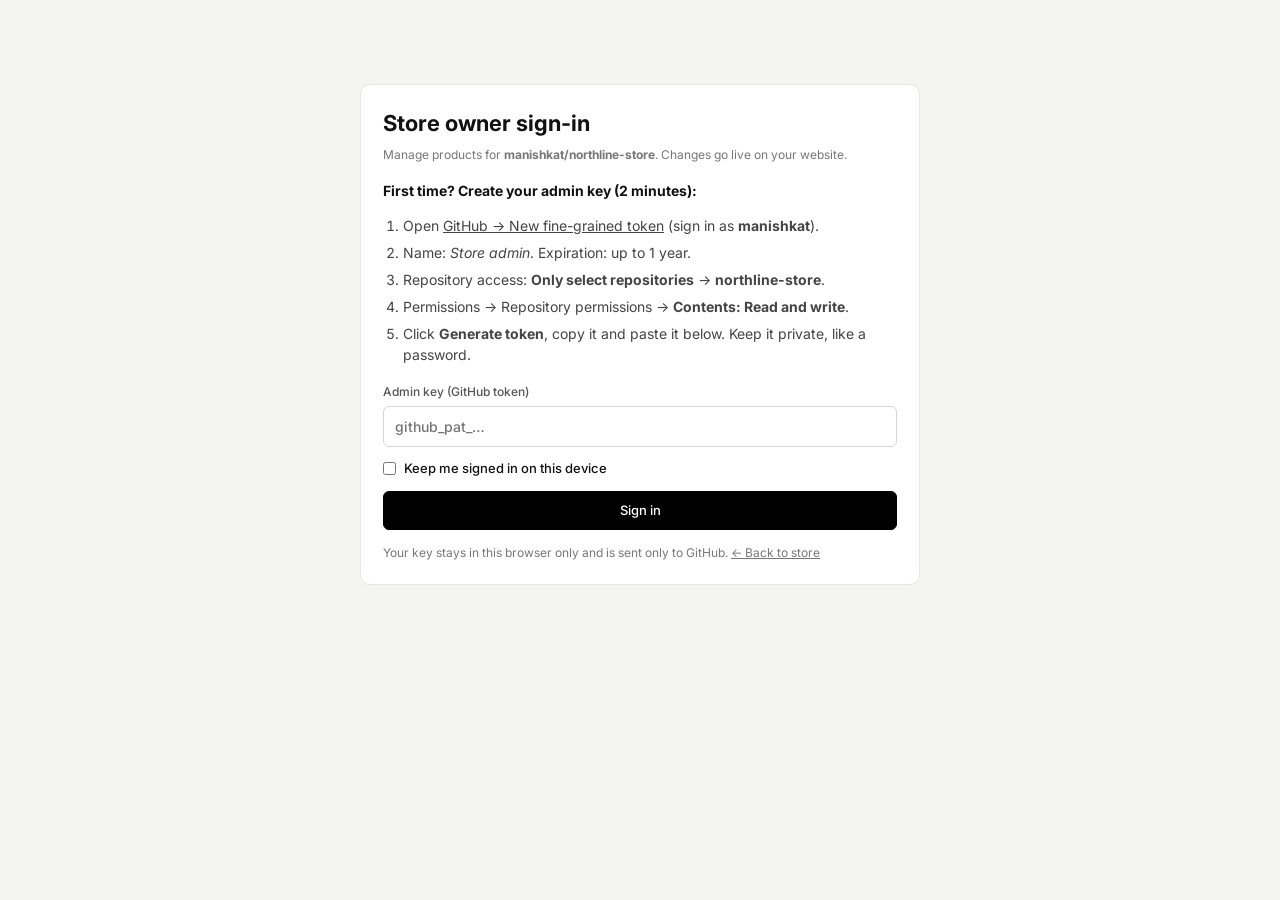
<file: admin.html>
<!DOCTYPE html>
<html lang="en">
<head>
<meta charset="UTF-8">
<meta name="viewport" content="width=device-width, initial-scale=1">
<meta name="robots" content="noindex,nofollow">
<title>Store admin — NORTHLINE</title>
<link href="https://fonts.googleapis.com/css2?family=Inter:wght@400;500;600&display=swap" rel="stylesheet">
<style>
*{box-sizing:border-box;margin:0;padding:0}
body{font-family:Inter,Helvetica,Arial,sans-serif;font-size:14px;color:#111;background:#f4f4f2;line-height:1.5}
button,input,select,textarea{font:inherit;color:inherit}
button{cursor:pointer}
a{color:inherit}
.top{background:#000;color:#fff;display:flex;align-items:center;justify-content:space-between;padding:14px 24px;position:sticky;top:0;z-index:20;gap:12px;flex-wrap:wrap}
.top b{letter-spacing:.3em;font-weight:600}
.top .r{display:flex;gap:10px;align-items:center;flex-wrap:wrap}
.btn{display:inline-flex;align-items:center;justify-content:center;gap:6px;padding:9px 16px;border:1px solid #000;background:#000;color:#fff;font-size:13px;font-weight:500;border-radius:6px;white-space:nowrap}
.btn:hover{background:#333}.btn.out{background:#fff;color:#000}.btn.out:hover{background:#eee}
.btn.white{background:#fff;color:#000;border-color:#fff}.btn.ghost{background:transparent;border-color:#555;color:#fff}
.btn.red{background:#fff;color:#b00020;border-color:#e6b3bb}.btn.red:hover{background:#fdeef0}
.btn.green{background:#0a7a3f;border-color:#0a7a3f}
.btn:disabled{opacity:.45;cursor:not-allowed}
.wrap{max-width:1180px;margin:0 auto;padding:24px}
.card{background:#fff;border-radius:10px;padding:22px;border:1px solid #e6e6e2}
.login{max-width:560px;margin:60px auto}
.login h1{font-size:22px;margin-bottom:6px}
.login ol{margin:14px 0 18px 20px;color:#444}.login li{margin-bottom:6px}
label{display:flex;flex-direction:column;gap:5px;font-size:12px;font-weight:500;color:#555}
input[type=text],input[type=number],input[type=url],input[type=password],select,textarea{border:1px solid #d6d6d2;border-radius:6px;padding:9px 11px;background:#fff;font-size:14px;color:#111;width:100%}
input:focus,select:focus,textarea:focus{outline:2px solid #000;outline-offset:-1px}
textarea{min-height:90px;resize:vertical}
.row{display:grid;grid-template-columns:repeat(auto-fit,minmax(170px,1fr));gap:14px}
.tabs{display:flex;gap:6px;margin-bottom:16px;flex-wrap:wrap}
.tab{padding:8px 14px;border-radius:20px;border:1px solid #d6d6d2;background:#fff;font-size:13px}
.tab.on{background:#000;color:#fff;border-color:#000}
.bar{display:flex;gap:10px;align-items:center;margin-bottom:14px;flex-wrap:wrap}
.bar input,.bar select{width:auto;flex:1;min-width:160px}
table{width:100%;border-collapse:collapse;background:#fff}
th{font-size:11px;text-transform:uppercase;letter-spacing:.05em;color:#777;text-align:left;padding:10px;border-bottom:1px solid #e6e6e2;font-weight:500}
td{padding:10px;border-bottom:1px solid #f0f0ec;vertical-align:middle}
td img{width:48px;height:64px;object-fit:cover;border-radius:4px;background:#eee}
.tag{display:inline-block;font-size:11px;padding:2px 8px;border-radius:10px;background:#eee;margin-right:4px}
.tag.sale{background:#fde7ea;color:#b00020}.tag.new{background:#e8f1ff;color:#1747a6}.tag.hid{background:#333;color:#fff}
.acts{display:flex;gap:6px;justify-content:flex-end}
.acts button{padding:6px 10px;font-size:12px}
.msg{padding:12px 14px;border-radius:8px;margin-bottom:14px;font-size:13px}
.msg.ok{background:#e7f6ee;color:#0a5c30}.msg.err{background:#fdeef0;color:#8a0018}.msg.info{background:#eef3fb;color:#1d3d73}
.dirty{background:#ffcf33;color:#000;font-size:12px;padding:4px 10px;border-radius:12px;font-weight:600}
.overlay{position:fixed;inset:0;background:rgba(0,0,0,.4);z-index:50;display:none;align-items:flex-start;justify-content:center;overflow:auto;padding:30px 12px}
.overlay.open{display:flex}
.panel{background:#fff;border-radius:12px;max-width:860px;width:100%;padding:26px;display:flex;flex-direction:column;gap:16px}
.panel h2{font-size:18px;display:flex;justify-content:space-between;align-items:center}
.imgs{display:flex;gap:10px;flex-wrap:wrap}
.imgbox{width:110px;display:flex;flex-direction:column;gap:4px;font-size:11px}
.imgbox img{width:110px;height:146px;object-fit:cover;border-radius:6px;background:#eee;border:1px solid #e6e6e2}
.imgbox .ctl{display:flex;gap:3px}.imgbox .ctl button{flex:1;padding:3px;border:1px solid #ddd;background:#fff;border-radius:4px;font-size:11px}
.chips{display:flex;gap:6px;flex-wrap:wrap}
.chip{border:1px solid #d6d6d2;background:#fff;border-radius:16px;padding:5px 11px;font-size:12px}
.chip.on{background:#000;color:#fff;border-color:#000}
.chip.out{background:#fde7ea;border-color:#f3b8c1;color:#8a0018;text-decoration:line-through}
.chk{flex-direction:row;align-items:center;gap:8px;font-size:13px;color:#111}
.hint{font-size:12px;color:#777}
.foot{display:flex;justify-content:space-between;gap:10px;flex-wrap:wrap;border-top:1px solid #eee;padding-top:16px}
.stat{display:grid;grid-template-columns:repeat(auto-fit,minmax(150px,1fr));gap:12px;margin-bottom:16px}
.stat div{background:#fff;border:1px solid #e6e6e2;border-radius:10px;padding:14px}.stat b{display:block;font-size:22px}
.slide{display:grid;grid-template-columns:160px 1fr;gap:14px;align-items:start;padding:14px 0;border-bottom:1px solid #eee}
.slide img{width:160px;height:100px;object-fit:cover;border-radius:6px;background:#eee}
@media (max-width:720px){.hide-m{display:none}td,th{padding:8px 6px}.slide{grid-template-columns:1fr}}
</style>
</head>
<body>
<div id="root"></div>
<script src="config.js"></script>
<script src="admin.js"></script>
</body>
</html>
</file>
